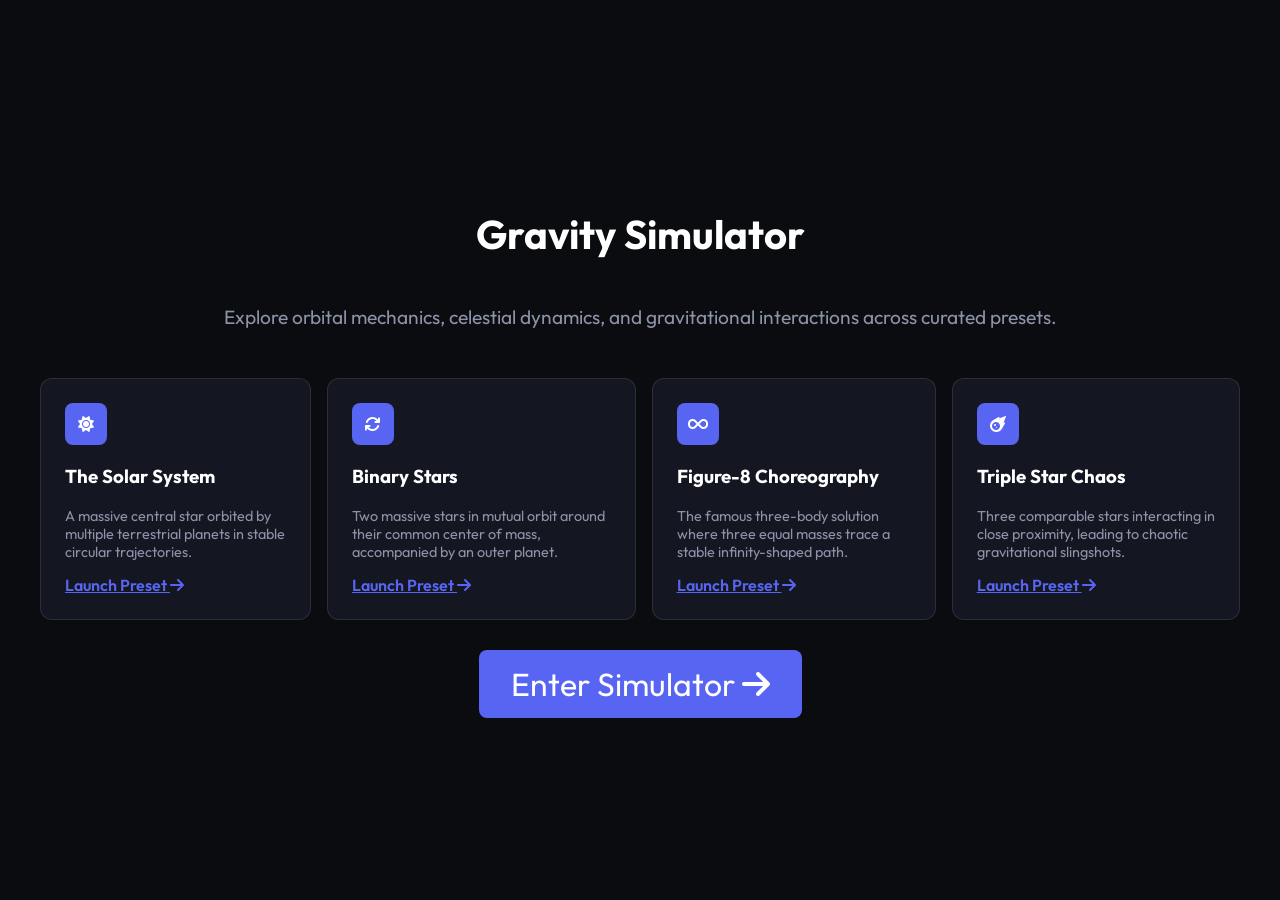
<file: index.html>
<!DOCTYPE html>
<html lang="en">
<head>
  <meta charset="UTF-8">
  <meta name="viewport" content="width=device-width, initial-scale=1.0">
  <title>Gravity Simulator - Presets</title>
  <link rel="preconnect" href="https://fonts.googleapis.com">
  <link rel="preconnect" href="https://fonts.gstatic.com" crossorigin>
  <link href="https://fonts.googleapis.com/css2?family=Outfit:wght@400;600;700&display=swap" rel="stylesheet">
  <link rel="stylesheet" href="https://cdnjs.cloudflare.com/ajax/libs/font-awesome/6.5.1/css/all.min.css">
  <link rel="stylesheet" href="css/index.css">
  <link rel="icon" type="image/x-icon" href="assets/global.png">
</head>
<body>

  <div class="container">
    <header class="header">
      <h1>Gravity Simulator</h1>
      <p>Explore orbital mechanics, celestial dynamics, and gravitational interactions across curated presets.</p>
    </header>

    <div class="preset-grid">

      <a href="gravity.html?preset=solar-system" class="preset-card">
        <div class="card-icon"><i class="fa-solid fa-sun"></i></div>
        <h3>The Solar System</h3>
        <p>A massive central star orbited by multiple terrestrial planets in stable circular trajectories.</p>
        <span class="card-btn">Launch Preset <i class="fa-solid fa-arrow-right"></i></span>
      </a>

      <a href="gravity.html?preset=binary-stars" class="preset-card">
        <div class="card-icon"><i class="fa-solid fa-arrows-rotate"></i></div>
        <h3>Binary Stars</h3>
        <p>Two massive stars in mutual orbit around their common center of mass, accompanied by an outer planet.</p>
        <span class="card-btn">Launch Preset <i class="fa-solid fa-arrow-right"></i></span>
      </a>

      <a href="gravity.html?preset=figure-eight" class="preset-card">
        <div class="card-icon"><i class="fa-solid fa-infinity"></i></div>
        <h3>Figure-8 Choreography</h3>
        <p>The famous three-body solution where three equal masses trace a stable infinity-shaped path.</p>
        <span class="card-btn">Launch Preset <i class="fa-solid fa-arrow-right"></i></span>
      </a>

      <a href="gravity.html?preset=chaos" class="preset-card">
        <div class="card-icon"><i class="fa-solid fa-meteor"></i></div>
        <h3>Triple Star Chaos</h3>
        <p>Three comparable stars interacting in close proximity, leading to chaotic gravitational slingshots.</p>
        <span class="card-btn">Launch Preset <i class="fa-solid fa-arrow-right"></i></span>
      </a>

    </div>

    <div class="sim">
      <a href="gravity.html">
        Enter Simulator <i class="fa-solid fa-arrow-right"></i>
      </a>
    </div>
  </div>

</body>
</html>
</file>
<file: css/index.css>
body {
  background: #0b0c10;
  color: #ffffff;
  font-family: 'Outfit', sans-serif;
  margin: 0;
  min-height: 100vh;
  display: flex;
}

.container {
  max-width: 1200px;
  margin:auto;
  padding: 30px 20px;
  text-align: center;
  display: flex;
  flex-direction: column;
  gap: 30px;
}

.header {
  display: flex;
  flex-direction: column;
  align-items: center;
}

.header h1 {
  font-size: 2.5rem;
}
.header p {
  font-size: 1.2rem;
  color: #8c93a8;
}

.preset-grid {
  display: flex;
  flex-direction: row;
  gap: 1rem;
}

.preset-card {
  background: #141722;
  border: 1px solid rgba(255, 255, 255, 0.1);
  border-radius: 12px;
  padding: 24px;
  text-decoration: none;
  text-align: left;
  color: #ffffff;
}

.card-icon {
  width: 42px;
  height: 42px;
  background: #5865f2;
  text-align: center;
  line-height: 42px;
  border-radius: 8px;
  margin-bottom: 16px;
}

.preset-card p {
  color: #8c93a8;
  font-size: 0.9rem;
}

.card-btn {
  color: #5865f2;
  font-weight: 600;
  font-size: 1rem;
  text-decoration: underline;
}


.sim a {
  display: inline-block;
  background: #5865f2;
  color: #ffffff;
  text-decoration: none;
  font-size: 2rem;
  padding: 14px 32px;
  border-radius: 8px;
  font-weight: 400;
}
</file>
